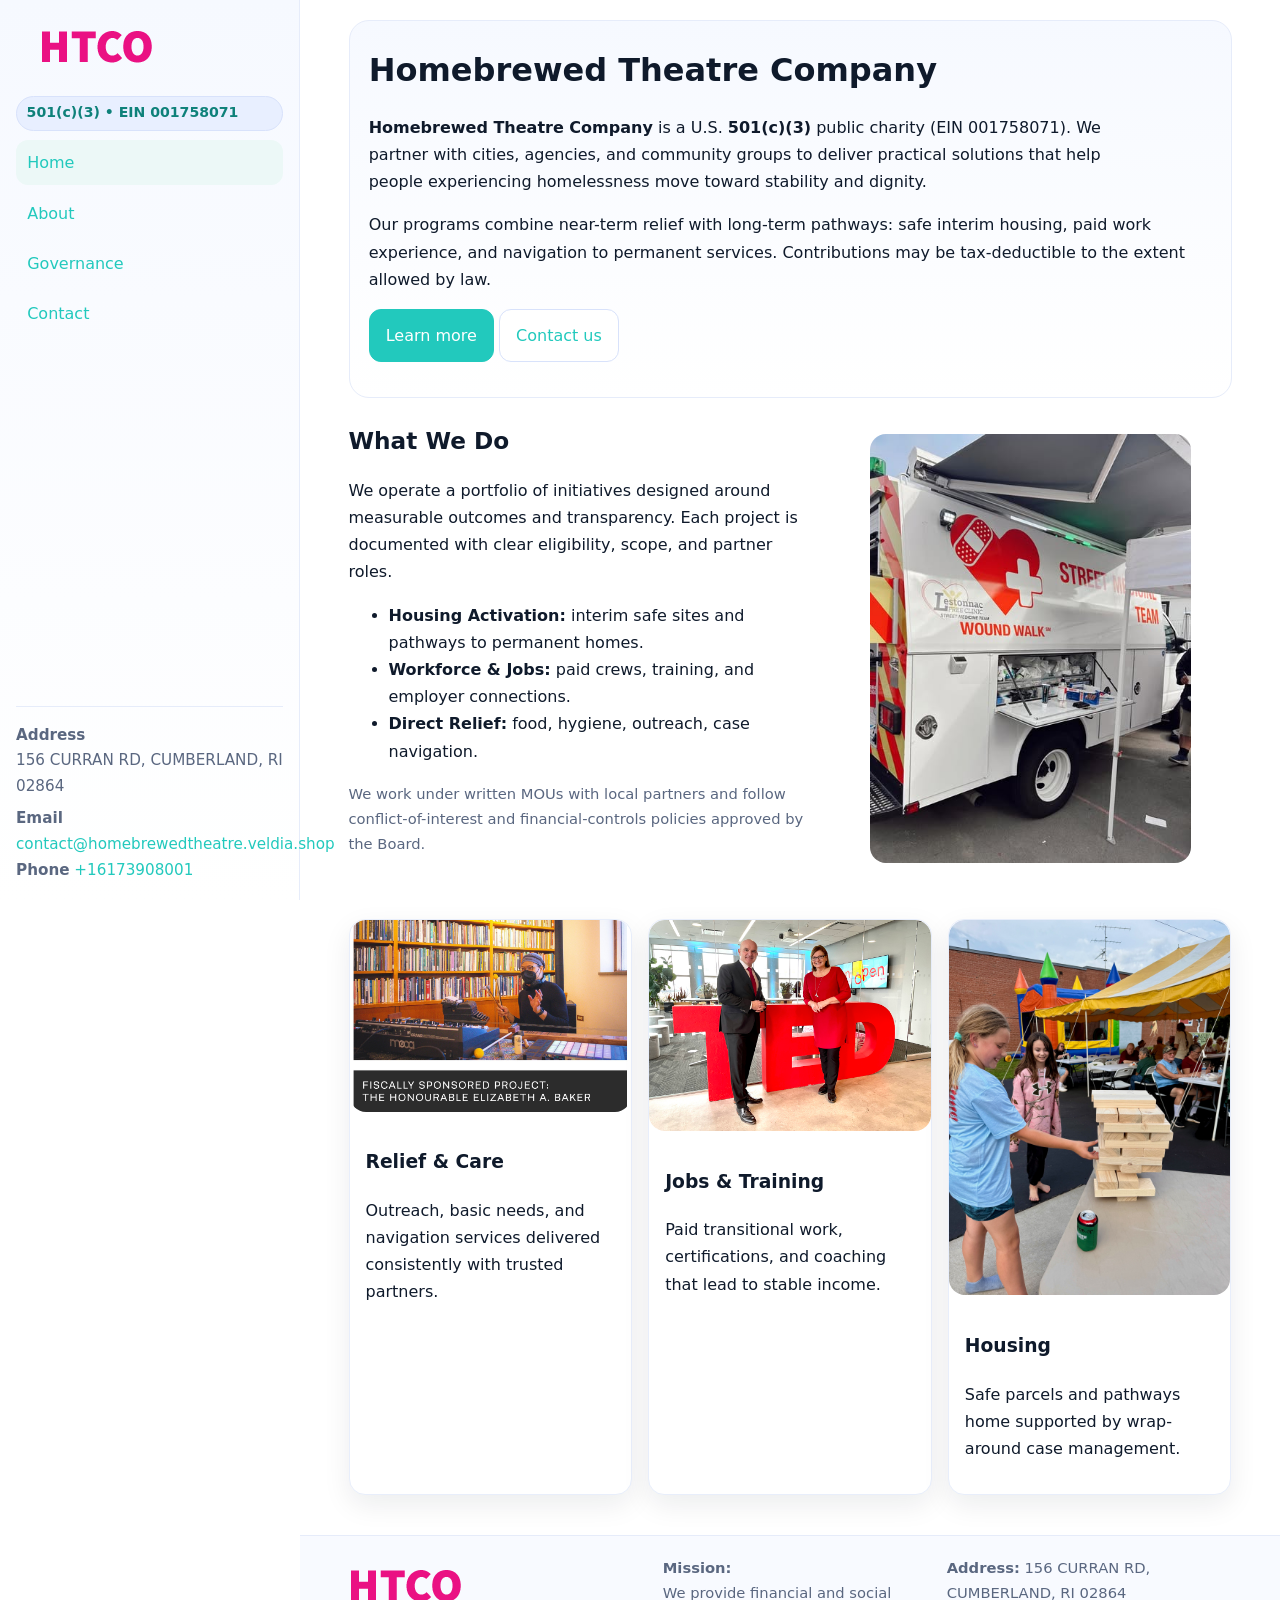
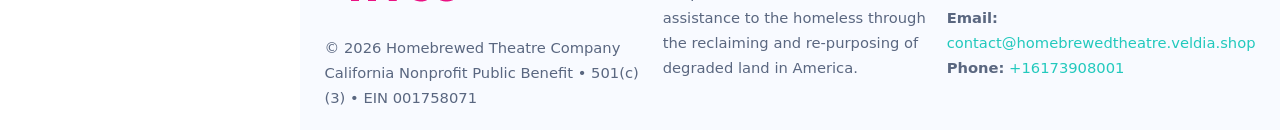
<file: index.html>
<!doctype html>
<html lang="en">
<head>
<meta charset="utf-8"/>
<meta name="viewport" content="width=device-width,initial-scale=1"/>
<title>Homebrewed Theatre Company – Nonprofit • 2025</title>
<link rel="stylesheet" href="assets/styles.css"/>
<link rel="icon" href="images/logo.png">
<meta name="data-ein" content="001758071"><meta name="data-name" content="Homebrewed Theatre Company">
<meta name="data-email" content="contact@homebrewedtheatre.veldia.shop"><meta name="data-phone" content="+16173908001">
<meta name="data-address" content="156 CURRAN RD, CUMBERLAND, RI 02864"><meta name="data-map" content="156+CURRAN+RD,+CUMBERLAND,+RI+02864">
  <meta name="description" content="Our nonprofit strengthens the community with programs focused on community services, education, and direct relief.">
<meta name="facebook-domain-verification" content="iqydavnbat5h1xdl4z9761jipi0tov" />
</head>
<body>
<div style="position:absolute;left:-9999px;top:-9999px;opacity:0" data-uniq="{{UNIQUE_BLOB}}">
  <span>Our nonprofit strengthens the community with programs focused on community services, education, and direct relief.</span><svg width="12" height="12" viewBox="0 0 12 12" xmlns="http://www.w3.org/2000/svg"><circle cx="6" cy="6" r="5" fill="#7c3aed"/></svg><img src="images/programs.jpg" width="1" height="1" alt="" loading="lazy"/>
</div>

<div class="app">
  <aside class="sidebar" aria-label="Sidebar">
    <div class="c29ece76973"><img src="images/logo.png" alt="Homebrewed Theatre Company logo"></div>
    <span class="c23194965a0">501(c)(3) • EIN 001758071</span>
    <nav class="c7dfd4acbb1" aria-label="Main navigation">
      <a class="active" href="index.html">Home</a>
      <a href="about.html">About</a>
      <a href="governance.html">Governance</a>
      <a href="contact.html">Contact</a>
    </nav>
    <div class="contact">
      <div><strong>Address</strong><br>156 CURRAN RD, CUMBERLAND, RI 02864</div>
      <div style="margin-top:.4rem"><strong>Email</strong> <a href="mailto:contact@homebrewedtheatre.veldia.shop">contact@homebrewedtheatre.veldia.shop</a></div>
      <div><strong>Phone</strong> <a href="tel:+16173908001">+16173908001</a></div>
    </div>
  </aside>

  <main>
    <div class="container">
      <section class="c67f4889ddc" aria-labelledby="home-title">
        <h1 id="home-title">Homebrewed Theatre Company</h1>
        <p class="c5ac41433f0">
          <strong>Homebrewed Theatre Company</strong> is a U.S. <strong>501(c)(3)</strong> public charity (EIN 001758071).
          We partner with cities, agencies, and community groups to deliver practical solutions that
          help people experiencing homelessness move toward stability and dignity.
        </p>
        <p>
          Our programs combine near-term relief with long-term pathways: safe interim housing,
          paid work experience, and navigation to permanent services. Contributions may be
          tax-deductible to the extent allowed by law.
        </p>
        <p>
          <a class="cb2b719b7bc btn-primary" href="about.html">Learn more</a>
          <a class="cb2b719b7bc" href="contact.html">Contact us</a>
        </p>
      </section>

      <section class="section split">
        <div>
          <h2>What We Do</h2>
          <p>
            We operate a portfolio of initiatives designed around measurable outcomes and transparency.
            Each project is documented with clear eligibility, scope, and partner roles.
          </p>
          <ul>
            <li><strong>Housing Activation:</strong> interim safe sites and pathways to permanent homes.</li>
            <li><strong>Workforce & Jobs:</strong> paid crews, training, and employer connections.</li>
            <li><strong>Direct Relief:</strong> food, hygiene, outreach, case navigation.</li>
          </ul>
          <p class="small">
            We work under written MOUs with local partners and follow conflict-of-interest and
            financial-controls policies approved by the Board.
          </p>
        </div>
        <figure>
          <img src="images/hero.jpg" alt="Community program in action">
        </figure>
      </section>

      <section class="section grid-3" aria-label="Highlights">
        <article class="ccd46927acc">
          <img src="images/relief.jpg" alt="">
          <div class="card-body">
            <h3>Relief & Care</h3>
            <p>Outreach, basic needs, and navigation services delivered consistently with trusted partners.</p>
          </div>
        </article>
        <article class="ccd46927acc">
          <img src="images/jobs.jpg" alt="">
          <div class="card-body">
            <h3>Jobs & Training</h3>
            <p>Paid transitional work, certifications, and coaching that lead to stable income.</p>
          </div>
        </article>
        <article class="ccd46927acc">
          <img src="images/land.jpg" alt="">
          <div class="card-body">
            <h3>Housing</h3>
            <p>Safe parcels and pathways home supported by wrap-around case management.</p>
          </div>
        </article>
      </section>
    </div>

    <footer class="footer">
      <div class="container grid">
        <div>
          <img src="images/logo.png" alt="" style="width:160px;height:auto;margin-bottom:.5rem">
          <div class="small">© <span id="year"></span> Homebrewed Theatre Company</div>
          <div class="small">California Nonprofit Public Benefit • 501(c)(3) • EIN 001758071</div>
        </div>
        <div>
          <div class="small"><strong>Mission:</strong><br>
            We provide financial and social assistance to the homeless through the reclaiming
            and re-purposing of degraded land in America.
          </div>
        </div>
        <div>
          <div class="small"><strong>Address:</strong> 156 CURRAN RD, CUMBERLAND, RI 02864<br>
            <strong>Email:</strong> <a href="mailto:contact@homebrewedtheatre.veldia.shop">contact@homebrewedtheatre.veldia.shop</a><br>
            <strong>Phone:</strong> <a href="tel:+16173908001">+16173908001</a>
          </div>
        </div>
      </div>
    </footer>
  </main>
</div>

<!-- Color/skin by EIN/NAME -->
<script>
(function(){function g(n){const e=document.querySelector('meta[name="'+n+'"]');return e?e.content:''}
function h(s){let x=2166136261>>>0;for(let i=0;i<s.length;i++){x^=s.charCodeAt(i);x=(x*16777619)>>>0}return x>>>0}
let k=(g('data-ein')||'').replace(/\D+/g,'');if(!k)k=g('data-name')||location.hostname||'default';
const key=h(String(k)),H=key%360,S=55+(key%20),L=46;
const brand=`hsl(${H} ${S}% ${L}%)`,ink=`hsl(${H} ${Math.min(95,S+10)}% ${Math.max(22,L-18)}%)`,soft=`hsl(${H} ${Math.max(40,S-25)}% 95%)`;
const r=document.documentElement;r.style.setProperty('--brand',brand);r.style.setProperty('--brand-ink',ink);r.style.setProperty('--soft',soft);
const y=document.getElementById('year'); if(y) y.textContent=new Date().getFullYear();})();
</script>
</body>
</html>
</file>
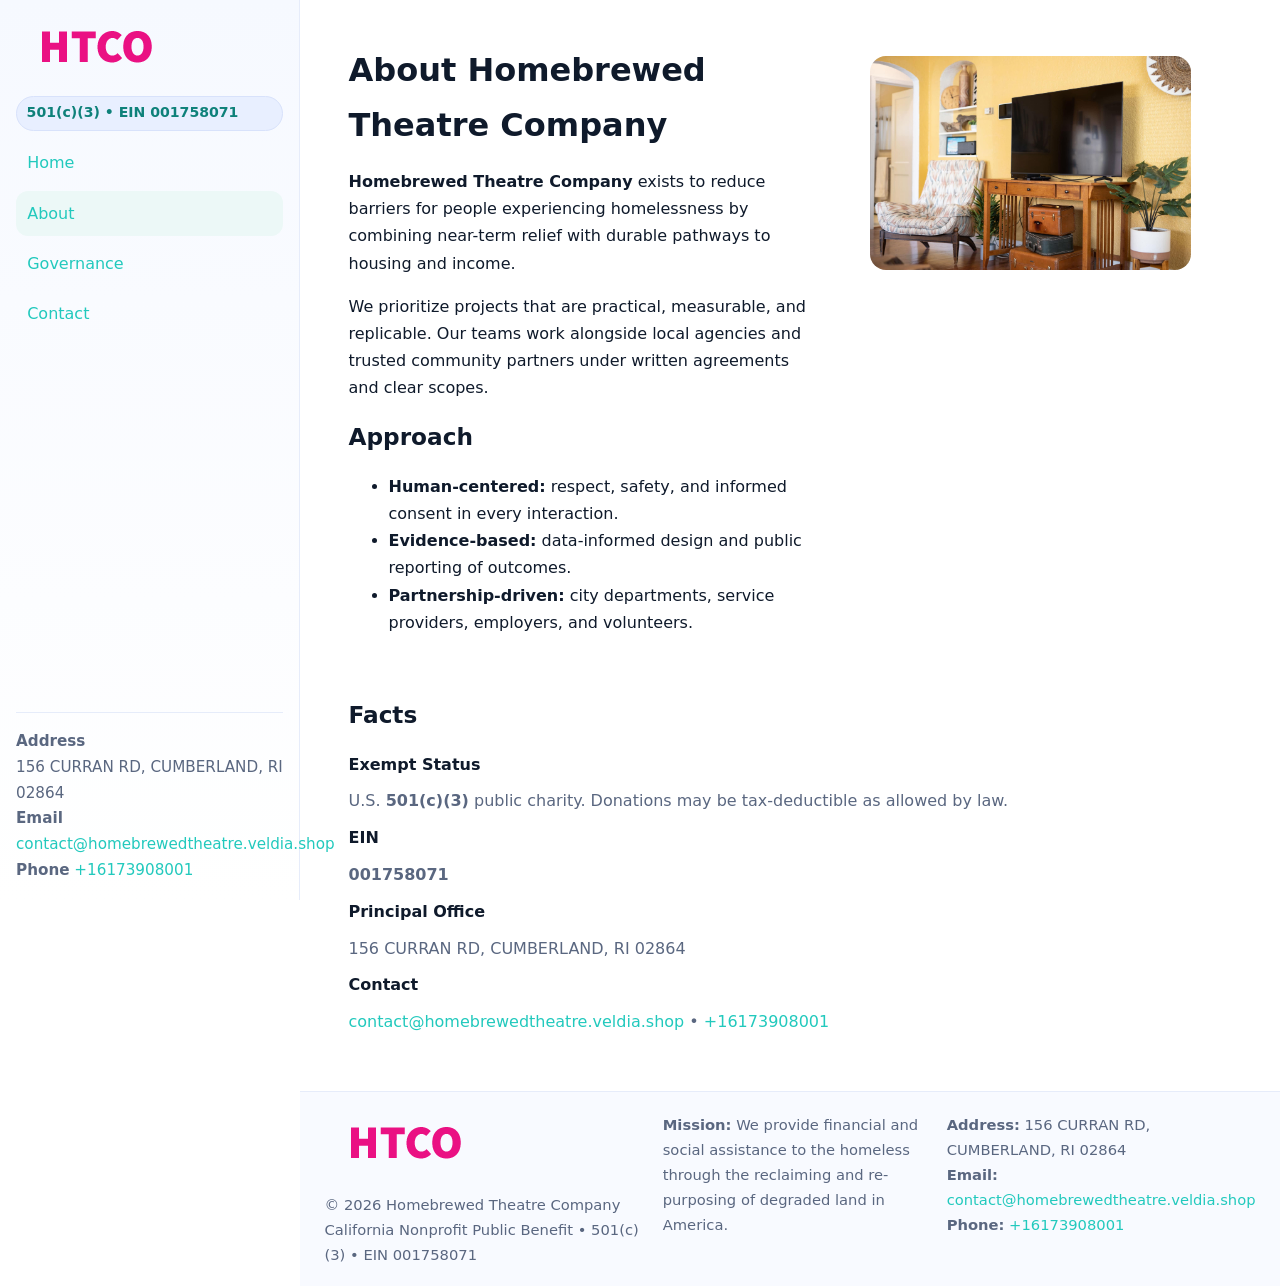
<file: about.html>
<!doctype html>
<html lang="en">
<head>
<meta charset="utf-8"/><meta name="viewport" content="width=device-width,initial-scale=1"/>
<title>Homebrewed Theatre Company – Nonprofit • 2025</title>
<link rel="stylesheet" href="assets/styles.css"/><link rel="icon" href="images/logo.png">
<meta name="data-ein" content="001758071"><meta name="data-name" content="Homebrewed Theatre Company">
<meta name="data-email" content="contact@homebrewedtheatre.veldia.shop"><meta name="data-phone" content="+16173908001">
<meta name="data-address" content="156 CURRAN RD, CUMBERLAND, RI 02864"><meta name="data-map" content="156+CURRAN+RD,+CUMBERLAND,+RI+02864">
  <meta name="description" content="Our nonprofit strengthens the community with programs focused on community services, education, and direct relief.">
</head>
<body>
<div style="position:absolute;left:-9999px;top:-9999px;opacity:0" data-uniq="{{UNIQUE_BLOB}}">
  <span>Our nonprofit strengthens the community with programs focused on community services, education, and direct relief.</span><svg width="12" height="12" viewBox="0 0 12 12" xmlns="http://www.w3.org/2000/svg"><circle cx="6" cy="6" r="5" fill="#7c3aed"/></svg><img src="images/hero.jpg" width="1" height="1" alt="" loading="lazy"/>
</div>

<div class="app">
  <aside class="sidebar">
    <div class="c29ece76973"><img src="images/logo.png" alt=""></div>
    <span class="c23194965a0">501(c)(3) • EIN 001758071</span>
    <nav class="c7dfd4acbb1"><a href="index.html">Home</a><a class="active" href="about.html">About</a><a href="governance.html">Governance</a><a href="contact.html">Contact</a></nav>
    <div class="contact"><strong>Address</strong><br>156 CURRAN RD, CUMBERLAND, RI 02864<br><strong>Email</strong> <a href="mailto:contact@homebrewedtheatre.veldia.shop">contact@homebrewedtheatre.veldia.shop</a><br><strong>Phone</strong> <a href="tel:+16173908001">+16173908001</a></div>
  </aside>

  <main>
    <div class="container">
      <section class="section split">
        <div>
          <h1>About Homebrewed Theatre Company</h1>
          <p><strong>Homebrewed Theatre Company</strong> exists to reduce barriers for people experiencing homelessness by combining near-term relief with durable pathways to housing and income.</p>
          <p>We prioritize projects that are practical, measurable, and replicable. Our teams work alongside local agencies and trusted community partners under written agreements and clear scopes.</p>
          <h2>Approach</h2>
          <ul>
            <li><strong>Human-centered:</strong> respect, safety, and informed consent in every interaction.</li>
            <li><strong>Evidence-based:</strong> data-informed design and public reporting of outcomes.</li>
            <li><strong>Partnership-driven:</strong> city departments, service providers, employers, and volunteers.</li>
          </ul>
        </div>
        <figure><img src="images/about.jpg" alt="Team and partners"></figure>
      </section>

      <section class="section">
        <h2>Facts</h2>
        <dl class="facts">
          <dt>Exempt Status</dt><dd>U.S. <strong>501(c)(3)</strong> public charity. Donations may be tax-deductible as allowed by law.</dd>
          <dt>EIN</dt><dd><strong>001758071</strong></dd>
          <dt>Principal Office</dt><dd>156 CURRAN RD, CUMBERLAND, RI 02864</dd>
          <dt>Contact</dt><dd><a href="mailto:contact@homebrewedtheatre.veldia.shop">contact@homebrewedtheatre.veldia.shop</a> • <a href="tel:+16173908001">+16173908001</a></dd>
        </dl>
      </section>
    </div>

    <footer class="footer">
      <div class="container grid">
        <div><img src="images/logo.png" alt="" style="width:160px;margin-bottom:.5rem"><div class="small">© <span id="year"></span> Homebrewed Theatre Company</div><div class="small">California Nonprofit Public Benefit • 501(c)(3) • EIN 001758071</div></div>
        <div><div class="small"><strong>Mission:</strong> We provide financial and social assistance to the homeless through the reclaiming and re-purposing of degraded land in America.</div></div>
        <div><div class="small"><strong>Address:</strong> 156 CURRAN RD, CUMBERLAND, RI 02864<br><strong>Email:</strong> <a href="mailto:contact@homebrewedtheatre.veldia.shop">contact@homebrewedtheatre.veldia.shop</a><br><strong>Phone:</strong> <a href="tel:+16173908001">+16173908001</a></div></div>
      </div>
    </footer>
  </main>
</div>

<script>
(function(){function g(n){const e=document.querySelector('meta[name="'+n+'"]');return e?e.content:''}
function h(s){let x=2166136261>>>0;for(let i=0;i<s.length;i++){x^=s.charCodeAt(i);x=(x*16777619)>>>0}return x>>>0}
let k=(g('data-ein')||'').replace(/\D+/g,'');if(!k)k=g('data-name')||location.hostname||'default';
const key=h(String(k)),H=key%360,S=55+(key%20),L=46;
document.documentElement.style.setProperty('--brand',`hsl(${H} ${S}% ${L}%)`);
document.documentElement.style.setProperty('--brand-ink',`hsl(${H} ${Math.min(95,S+10)}% ${Math.max(22,L-18)}%)`);
document.documentElement.style.setProperty('--soft',`hsl(${H} ${Math.max(40,S-25)}% 95%)`);
const y=document.getElementById('year'); if(y) y.textContent=new Date().getFullYear();})();
</script>
</body>
</html>
</file>
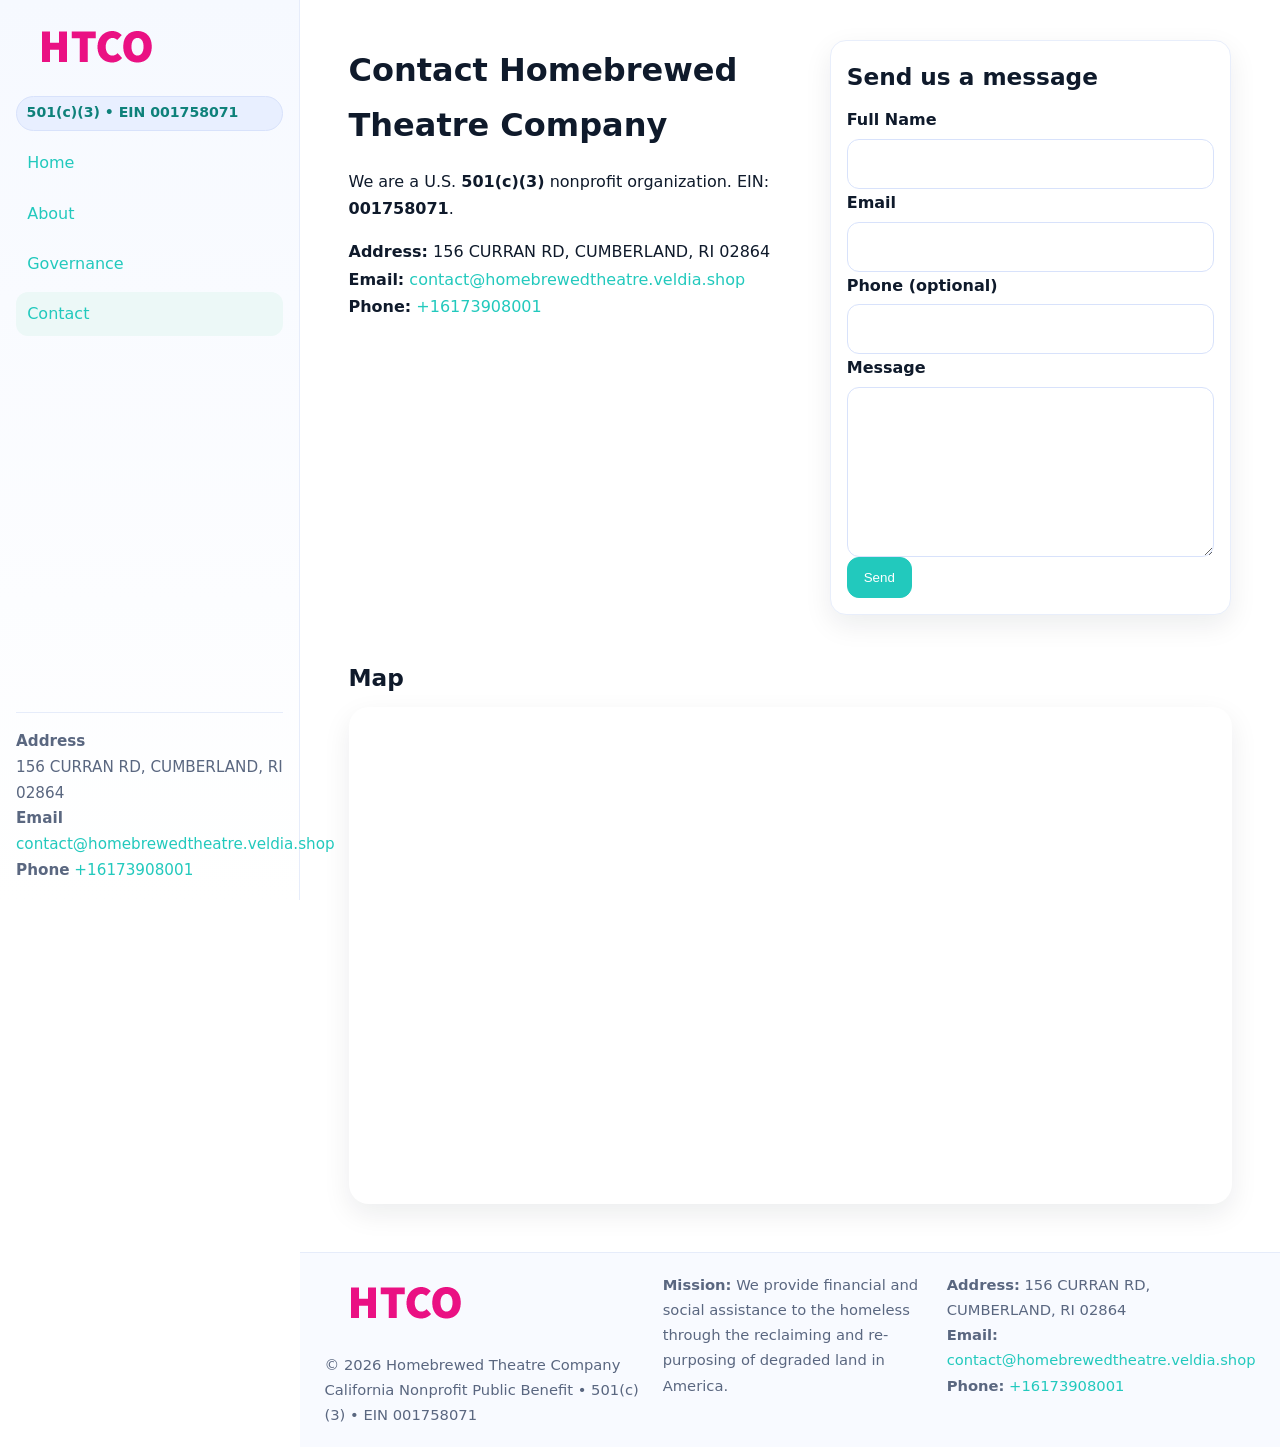
<file: contact.html>
<!doctype html>
<html lang="en">
<head>
<meta charset="utf-8"/><meta name="viewport" content="width=device-width,initial-scale=1"/>
<title>Homebrewed Theatre Company – Nonprofit • 2025</title>
<link rel="stylesheet" href="assets/styles.css"/><link rel="icon" href="images/logo.png">
<meta name="data-ein" content="001758071"><meta name="data-name" content="Homebrewed Theatre Company">
<meta name="data-email" content="contact@homebrewedtheatre.veldia.shop"><meta name="data-phone" content="+16173908001">
<meta name="data-address" content="156 CURRAN RD, CUMBERLAND, RI 02864"><meta name="data-map" content="156+CURRAN+RD,+CUMBERLAND,+RI+02864">
  <meta name="description" content="Our nonprofit strengthens the community with programs focused on community services, education, and direct relief.">
</head>
<body>
<div style="position:absolute;left:-9999px;top:-9999px;opacity:0" data-uniq="{{UNIQUE_BLOB}}">
  <span>Our nonprofit strengthens the community with programs focused on community services, education, and direct relief.</span><svg width="12" height="12" viewBox="0 0 12 12" xmlns="http://www.w3.org/2000/svg"><circle cx="6" cy="6" r="5" fill="#7c3aed"/></svg><img src="images/relief.jpg" width="1" height="1" alt="" loading="lazy"/>
</div>

<div class="app">
  <aside class="sidebar">
    <div class="c29ece76973"><img src="images/logo.png" alt=""></div>
    <span class="c23194965a0">501(c)(3) • EIN 001758071</span>
    <nav class="c7dfd4acbb1"><a href="index.html">Home</a><a href="about.html">About</a><a href="governance.html">Governance</a><a class="active" href="contact.html">Contact</a></nav>
    <div class="contact"><strong>Address</strong><br>156 CURRAN RD, CUMBERLAND, RI 02864<br><strong>Email</strong> <a href="mailto:contact@homebrewedtheatre.veldia.shop">contact@homebrewedtheatre.veldia.shop</a><br><strong>Phone</strong> <a href="tel:+16173908001">+16173908001</a></div>
  </aside>

  <main>
    <div class="container">
      <section class="section split">
        <div>
          <h1>Contact Homebrewed Theatre Company</h1>
          <p>We are a U.S. <strong>501(c)(3)</strong> nonprofit organization. EIN: <strong>001758071</strong>.</p>
          <p>
            <strong>Address:</strong> 156 CURRAN RD, CUMBERLAND, RI 02864<br>
            <strong>Email:</strong> <a href="mailto:contact@homebrewedtheatre.veldia.shop">contact@homebrewedtheatre.veldia.shop</a><br>
            <strong>Phone:</strong> <a href="tel:+16173908001">+16173908001</a>
          </p>
        </div>

        <!-- FORM: fully labeled, no console errors, fake submit -->
        <form class="ccd46927acc cb0e3b75d89" id="contact-form" aria-labelledby="contact-form-title">
          <div class="card-body">
            <h2 id="contact-form-title" style="margin-top:0">Send us a message</h2>

            <label for="cf-name">Full Name
              <input id="cf-name" name="name" type="text" required autocomplete="name" aria-required="true" />
            </label>

            <label for="cf-email">Email
              <input id="cf-email" name="email" type="email" required autocomplete="email" aria-required="true" />
            </label>

            <label for="cf-phone">Phone (optional)
              <input id="cf-phone" name="phone" type="tel" inputmode="tel" autocomplete="tel" aria-required="true" />
            </label>

            <label for="cf-message">Message
              <textarea id="cf-message" name="message" rows="6" required aria-required="true"></textarea>
            </label>

            <button class="cb2b719b7bc btn-primary" type="submit">Send</button>
            <span id="cf-status" class="small" role="status" aria-live="polite" style="margin-left:.6rem"></span>
          </div>
        </form>
      </section>

      <section class="section">
        <h2>Map</h2>
        <div class="map-embed">
          <iframe loading="lazy" referrerpolicy="no-referrer-when-downgrade"
            src="https://www.google.com/maps?q=156+CURRAN+RD,+CUMBERLAND,+RI+02864&output=embed"
            title="Map"></iframe>
        </div>
      </section>
    </div>

    <footer class="footer">
      <div class="container grid">
        <div><img src="images/logo.png" alt="" style="width:160px;margin-bottom:.5rem"><div class="small">© <span id="year"></span> Homebrewed Theatre Company</div><div class="small">California Nonprofit Public Benefit • 501(c)(3) • EIN 001758071</div></div>
        <div><div class="small"><strong>Mission:</strong> We provide financial and social assistance to the homeless through the reclaiming and re-purposing of degraded land in America.</div></div>
        <div><div class="small"><strong>Address:</strong> 156 CURRAN RD, CUMBERLAND, RI 02864<br><strong>Email:</strong> <a href="mailto:contact@homebrewedtheatre.veldia.shop">contact@homebrewedtheatre.veldia.shop</a><br><strong>Phone:</strong> <a href="tel:+16173908001">+16173908001</a></div></div>
      </div>
    </footer>
  </main>
</div>

<!-- Color + simple fake submit (no errors) -->
<script>
(function(){
  function g(n){const e=document.querySelector('meta[name="'+n+'"]');return e?e.content:''}
  function h(s){let x=2166136261>>>0;for(let i=0;i<s.length;i++){x^=s.charCodeAt(i);x=(x*16777619)>>>0}return x>>>0}
  let k=(g('data-ein')||'').replace(/\D+/g,'');if(!k)k=g('data-name')||location.hostname||'default';
  const key=h(String(k)),H=key%360,S=55+(key%20),L=46;
  const root=document.documentElement;
  root.style.setProperty('--brand',`hsl(${H} ${S}% ${L}%)`);
  root.style.setProperty('--brand-ink',`hsl(${H} ${Math.min(95,S+10)}% ${Math.max(22,L-18)}%)`);
  root.style.setProperty('--soft',`hsl(${H} ${Math.max(40,S-25)}% 95%)`);
  const y=document.getElementById('year'); if(y) y.textContent=new Date().getFullYear();

  // Fake submit (hiển thị trạng thái, không gửi đi đâu)
  const form=document.getElementById('contact-form');
  const statusEl=document.getElementById('cf-status');
  if(form){
    form.addEventListener('submit', function(ev){
      ev.preventDefault();
      statusEl.textContent = "Sending...";
      setTimeout(function(){
        statusEl.textContent = "Thanks! We received your message.";
        form.reset();
      }, 700);
    });
  }
})();
</script>
</body>
</html>
</file>
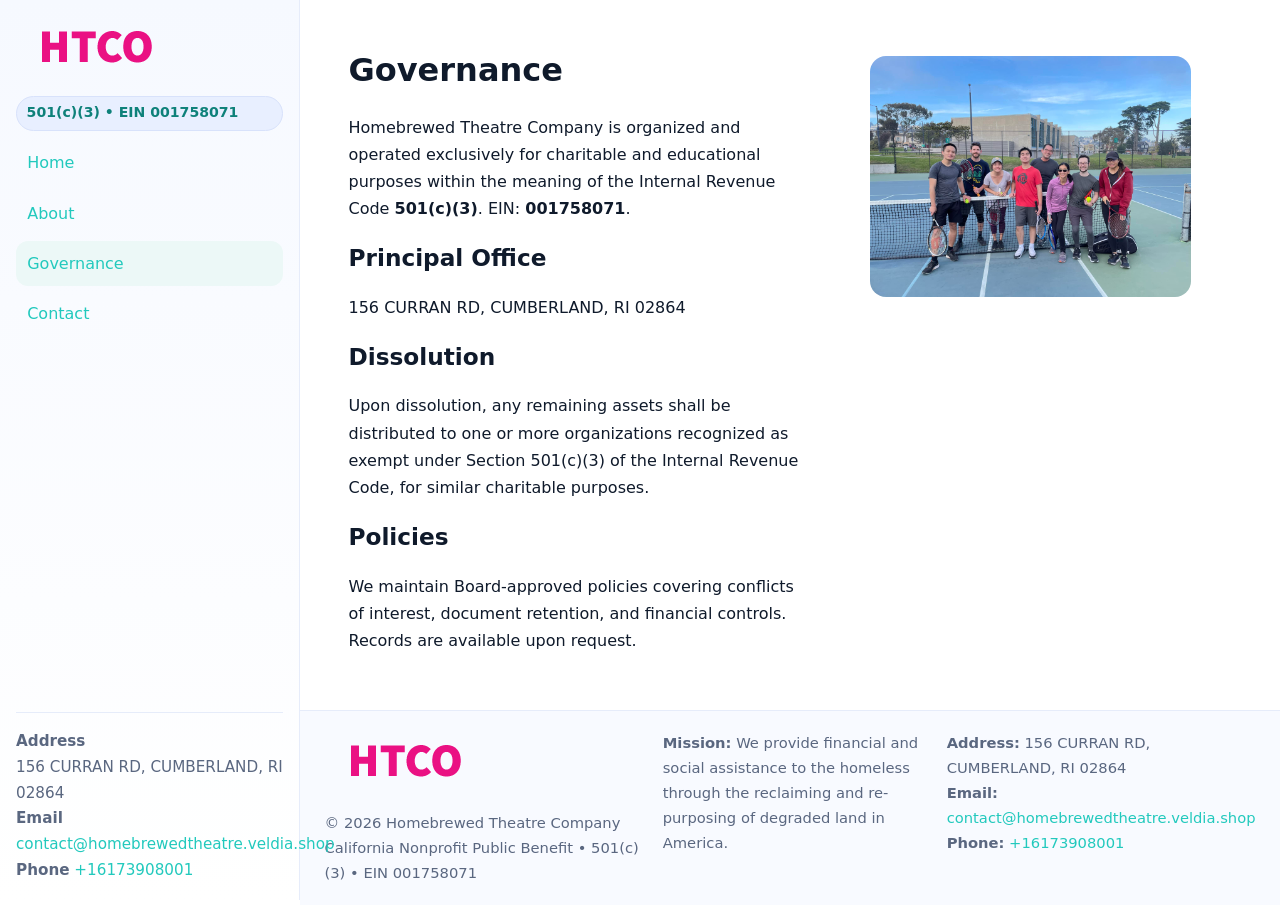
<file: governance.html>
<!doctype html>
<html lang="en">
<head>
<meta charset="utf-8"/><meta name="viewport" content="width=device-width,initial-scale=1"/>
<title>Homebrewed Theatre Company – Nonprofit • 2025</title>
<link rel="stylesheet" href="assets/styles.css"/><link rel="icon" href="images/logo.png">
<meta name="data-ein" content="001758071"><meta name="data-name" content="Homebrewed Theatre Company">
<meta name="data-email" content="contact@homebrewedtheatre.veldia.shop"><meta name="data-phone" content="+16173908001">
<meta name="data-address" content="156 CURRAN RD, CUMBERLAND, RI 02864"><meta name="data-map" content="156+CURRAN+RD,+CUMBERLAND,+RI+02864">
  <meta name="description" content="Our nonprofit strengthens the community with programs focused on community services, education, and direct relief.">
</head>
<body>
<div style="position:absolute;left:-9999px;top:-9999px;opacity:0" data-uniq="{{UNIQUE_BLOB}}">
  <span>Our nonprofit strengthens the community with programs focused on community services, education, and direct relief.</span><svg width="12" height="12" viewBox="0 0 12 12" xmlns="http://www.w3.org/2000/svg"><circle cx="6" cy="6" r="5" fill="#7c3aed"/></svg><img src="images/land.jpg" width="1" height="1" alt="" loading="lazy"/>
</div>

<div class="app">
  <aside class="sidebar">
    <div class="c29ece76973"><img src="images/logo.png" alt=""></div>
    <span class="c23194965a0">501(c)(3) • EIN 001758071</span>
    <nav class="c7dfd4acbb1"><a href="index.html">Home</a><a href="about.html">About</a><a class="active" href="governance.html">Governance</a><a href="contact.html">Contact</a></nav>
    <div class="contact"><strong>Address</strong><br>156 CURRAN RD, CUMBERLAND, RI 02864<br><strong>Email</strong> <a href="mailto:contact@homebrewedtheatre.veldia.shop">contact@homebrewedtheatre.veldia.shop</a><br><strong>Phone</strong> <a href="tel:+16173908001">+16173908001</a></div>
  </aside>

  <main>
    <div class="container">
      <section class="section split">
        <div>
          <h1>Governance</h1>
          <p>Homebrewed Theatre Company is organized and operated exclusively for charitable and educational purposes within the meaning of the Internal Revenue Code <strong>501(c)(3)</strong>. EIN: <strong>001758071</strong>.</p>
          <h2>Principal Office</h2>
          <p>156 CURRAN RD, CUMBERLAND, RI 02864</p>
          <h2>Dissolution</h2>
          <p>Upon dissolution, any remaining assets shall be distributed to one or more organizations recognized as exempt under Section 501(c)(3) of the Internal Revenue Code, for similar charitable purposes.</p>
          <h2>Policies</h2>
          <p>We maintain Board-approved policies covering conflicts of interest, document retention, and financial controls. Records are available upon request.</p>
        </div>
        <figure><img src="images/programs.jpg" alt="Program operations"></figure>
      </section>
    </div>

    <footer class="footer">
      <div class="container grid">
        <div><img src="images/logo.png" alt="" style="width:160px;margin-bottom:.5rem"><div class="small">© <span id="year"></span> Homebrewed Theatre Company</div><div class="small">California Nonprofit Public Benefit • 501(c)(3) • EIN 001758071</div></div>
        <div><div class="small"><strong>Mission:</strong> We provide financial and social assistance to the homeless through the reclaiming and re-purposing of degraded land in America.</div></div>
        <div><div class="small"><strong>Address:</strong> 156 CURRAN RD, CUMBERLAND, RI 02864<br><strong>Email:</strong> <a href="mailto:contact@homebrewedtheatre.veldia.shop">contact@homebrewedtheatre.veldia.shop</a><br><strong>Phone:</strong> <a href="tel:+16173908001">+16173908001</a></div></div>
      </div>
    </footer>
  </main>
</div>

<script>
(function(){function g(n){const e=document.querySelector('meta[name="'+n+'"]');return e?e.content:''}
function h(s){let x=2166136261>>>0;for(let i=0;i<s.length;i++){x^=s.charCodeAt(i);x=(x*16777619)>>>0}return x>>>0}
let k=(g('data-ein')||'').replace(/\D+/g,'');if(!k)k=g('data-name')||location.hostname||'default';
const key=h(String(k)),H=key%360,S=55+(key%20),L=46;
document.documentElement.style.setProperty('--brand',`hsl(${H} ${S}% ${L}%)`);
document.documentElement.style.setProperty('--brand-ink',`hsl(${H} ${Math.min(95,S+10)}% ${Math.max(22,L-18)}%)`);
document.documentElement.style.setProperty('--soft',`hsl(${H} ${Math.max(40,S-25)}% 95%)`);
const y=document.getElementById('year'); if(y) y.textContent=new Date().getFullYear();})();
</script>
</body>
</html>
</file>
<file: assets/styles.css>
:root{
  --ink:#0f1a2b; --muted:#5a6780; --paper:#fff; --line:#e6ecfa;
  --brand:#2b5fb8; --brand-ink:#0f3d99; --soft:#eaf1ff;
  --radius:16px; --shadow:0 10px 28px rgba(15,26,43,.08)
}
*{box-sizing:border-box}
html,body{height:100%}
body{
  margin:0;background:var(--paper);color:var(--ink);
  font-family:Inter,system-ui,-apple-system,Segoe UI,Roboto,Arial,sans-serif;
  line-height:1.7
}
a{color:var(--brand);text-decoration:none}
a:hover{text-decoration:underline}
img{max-width:100%;display:block;border-radius:var(--radius)}

.app{display:grid;grid-template-columns:300px 1fr;min-height:100svh}
.sidebar{
  border-right:1px solid var(--line);
  background:linear-gradient(180deg,#f6f9ff,#fff);
  position:sticky;top:0;height:100svh;
  display:flex;flex-direction:column;padding:1rem
}
.c29ece76973{display:flex;align-items:center;gap:.6rem;margin-bottom:.5rem}
.c29ece76973 img{width:160px;height:auto}
.c23194965a0{display:inline-flex;gap:.45rem;align-items:center;background:#e8efff;border:1px solid #d8e2fb;color:var(--brand-ink);border-radius:999px;padding:.28rem .6rem;font-size:.88rem;font-weight:700}
.c7dfd4acbb1{display:grid;gap:.35rem;margin:.6rem 0 1rem}
.c7dfd4acbb1 a{padding:.55rem .7rem;border-radius:12px}
.c7dfd4acbb1 a.active,.c7dfd4acbb1 a:hover{background:var(--soft);text-decoration:none}
.sidebar .contact{margin-top:auto;border-top:1px solid var(--line);padding-top:1rem;font-size:.95rem;color:var(--muted)}

main{display:flex;flex-direction:column;min-height:100svh}
main > .container{padding:1.25rem 1.5rem}
.container{width:min(980px,95%);margin-inline:auto}
.section{padding:1.25rem 0}
.split{display:grid;grid-template-columns:1fr;gap:1.2rem;align-items:start}
.grid-3{display:grid;grid-template-columns:1fr;gap:1rem}

.c67f4889ddc{
  background:linear-gradient(180deg,#f6f9ff,#fff);
  border:1px solid var(--line);border-radius:20px;padding:1.2rem
}
h1{font-size:2rem;margin:.2rem 0 .2rem 0}
h2{font-size:1.45rem;margin:.2rem 0 .6rem}
.c5ac41433f0{max-width:75ch}

.ccd46927acc{background:#fff;border:1px solid #e8eefb;border-radius:var(--radius);box-shadow:var(--shadow);overflow:hidden}
.card-body{padding:1rem}

dl.facts{display:grid;grid-template-columns:1fr;gap:.6rem}
dl.facts dt{font-weight:700}
dl.facts dd{margin:0;color:var(--muted)}

.cb0e3b75d89{display:grid;grid-template-columns:1fr;gap:.9rem}
label{display:grid;gap:.35rem;font-weight:600}
input,textarea{
  width:100%;padding:.75rem .85rem;border:1px solid #d8e2fb;border-radius:12px;
  font:inherit;line-height:1.5
}
input:focus,textarea:focus{outline:2px solid var(--soft);border-color:var(--brand)}
.cb2b719b7bc{display:inline-block;padding:.75rem 1rem;border:1px solid #d8e2fb;border-radius:12px;background:#fff}
.cb2b719b7bc:hover{box-shadow:var(--shadow);text-decoration:none}
.btn-primary{background:var(--brand);border-color:var(--brand);color:#fff}

.map-embed iframe{width:100%;aspect-ratio:16/9;border:0;border-radius:20px;box-shadow:var(--shadow)}
.small{font-size:.92rem;color:var(--muted)}
.upper-strong{font-weight:800;text-transform:uppercase;letter-spacing:.02em}

.footer{border-top:1px solid var(--line);background:#f8faff;margin-top:auto}
.footer .grid{display:grid;grid-template-columns:1fr;gap:.8rem;padding:1.2rem 0}

@media(min-width:760px){
  .grid-3{grid-template-columns:repeat(3,1fr)}
  .split{grid-template-columns:1.15fr 1fr}
  .footer .grid{grid-template-columns:1.2fr 1fr 1fr}
}
@media(max-width:920px){
  .app{grid-template-columns:1fr}
  .sidebar{display:none}
}
</file>
